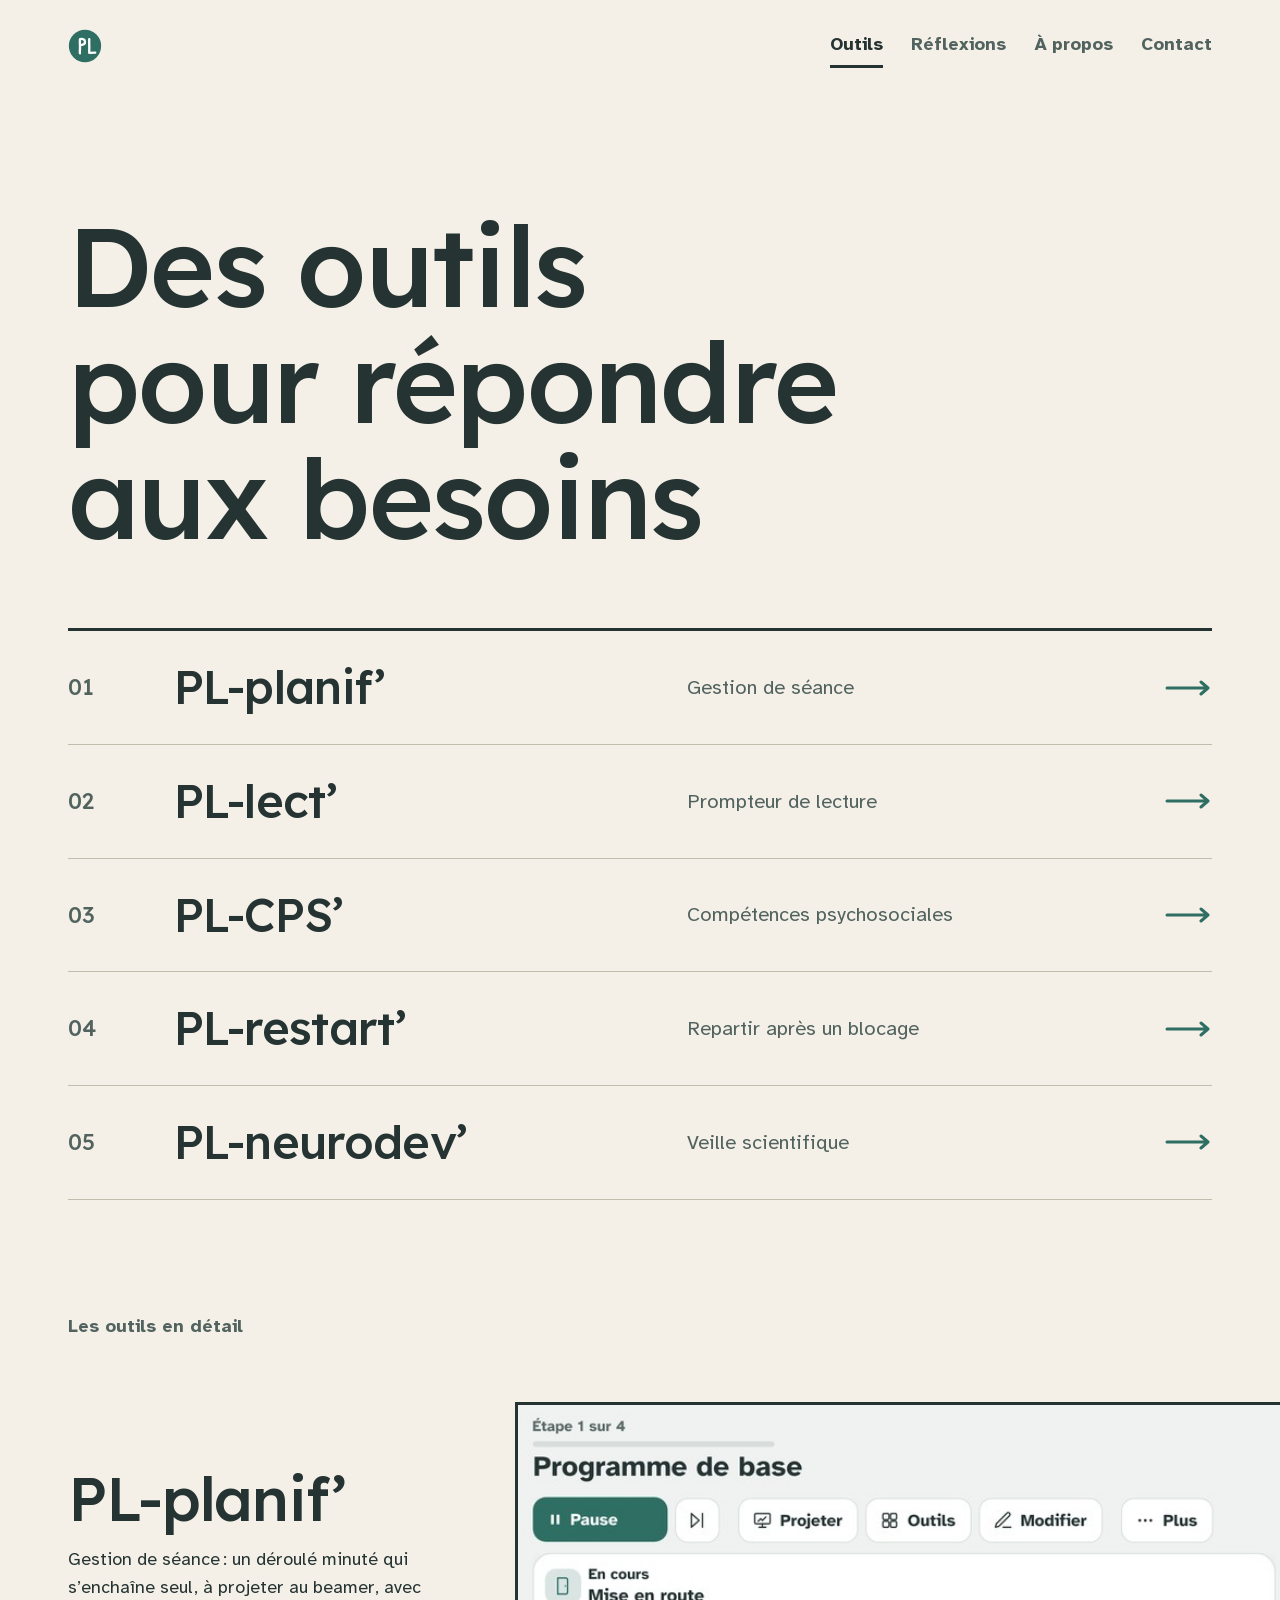
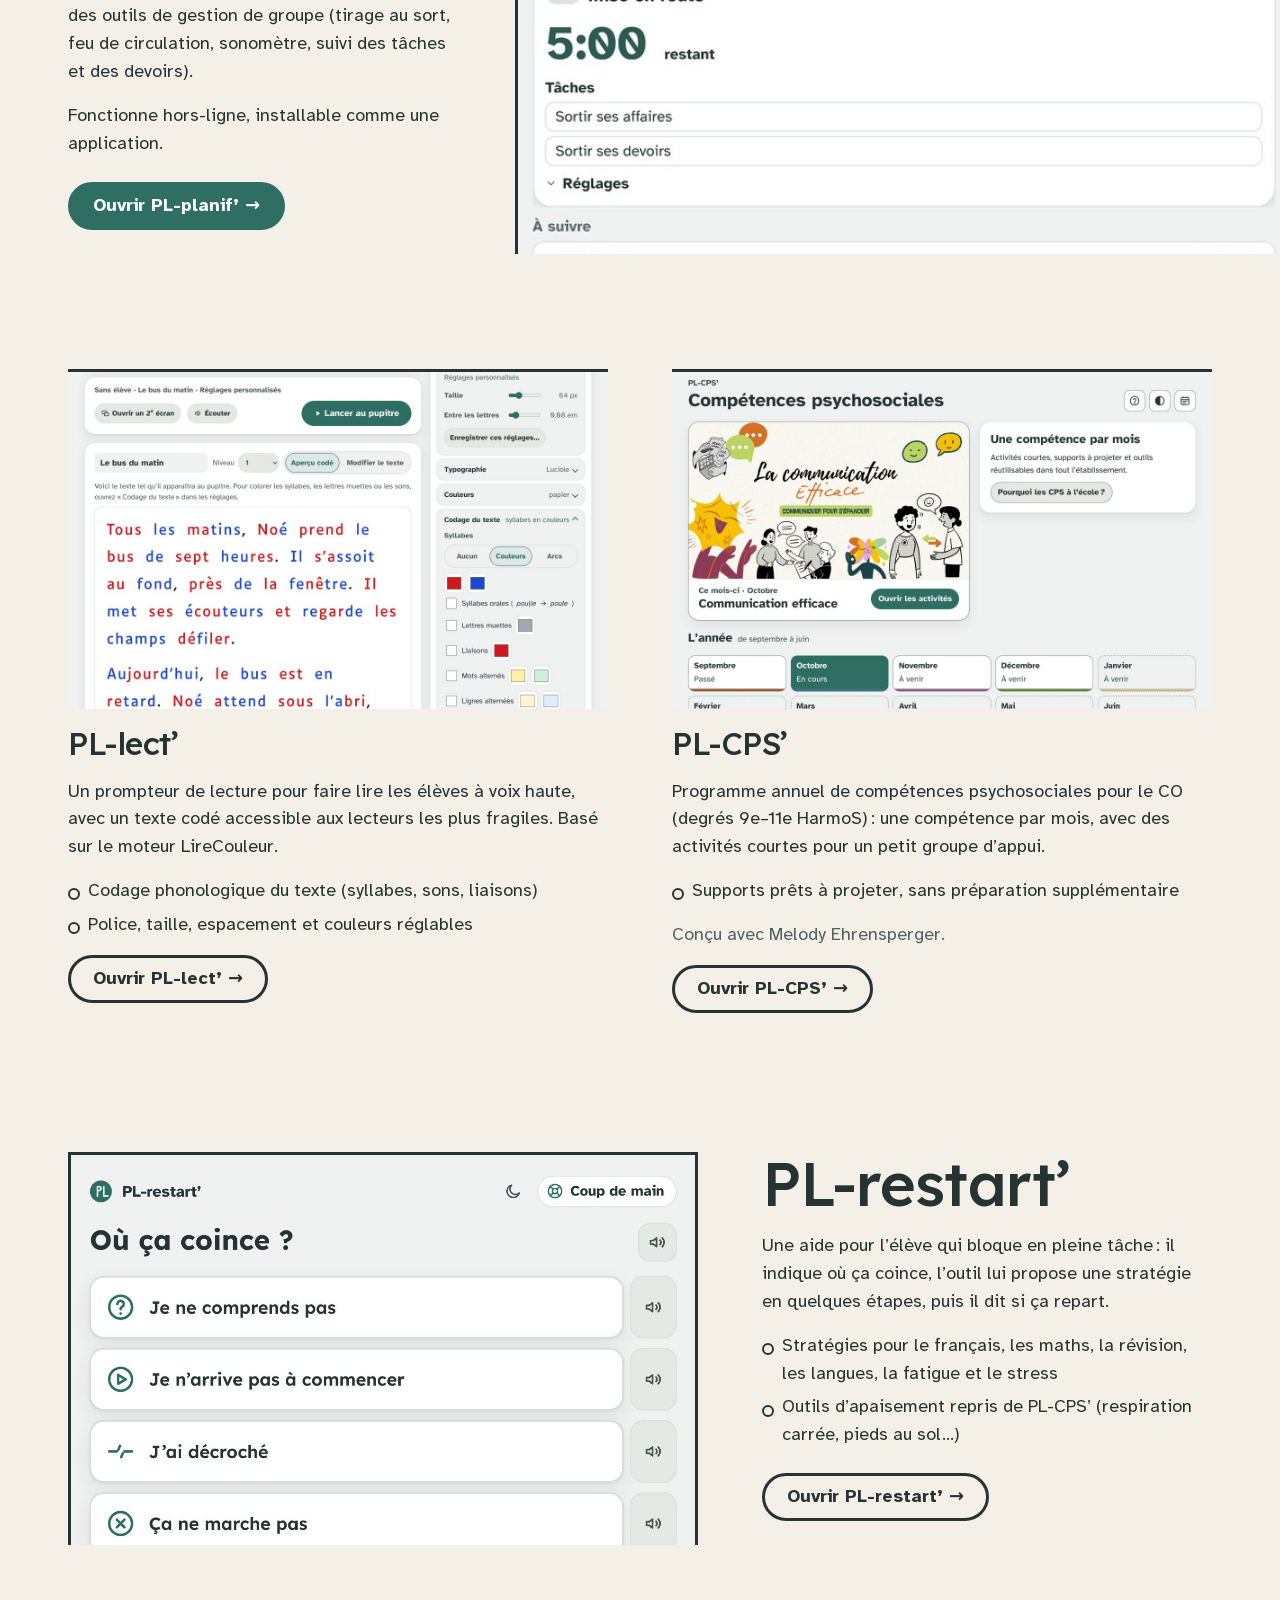
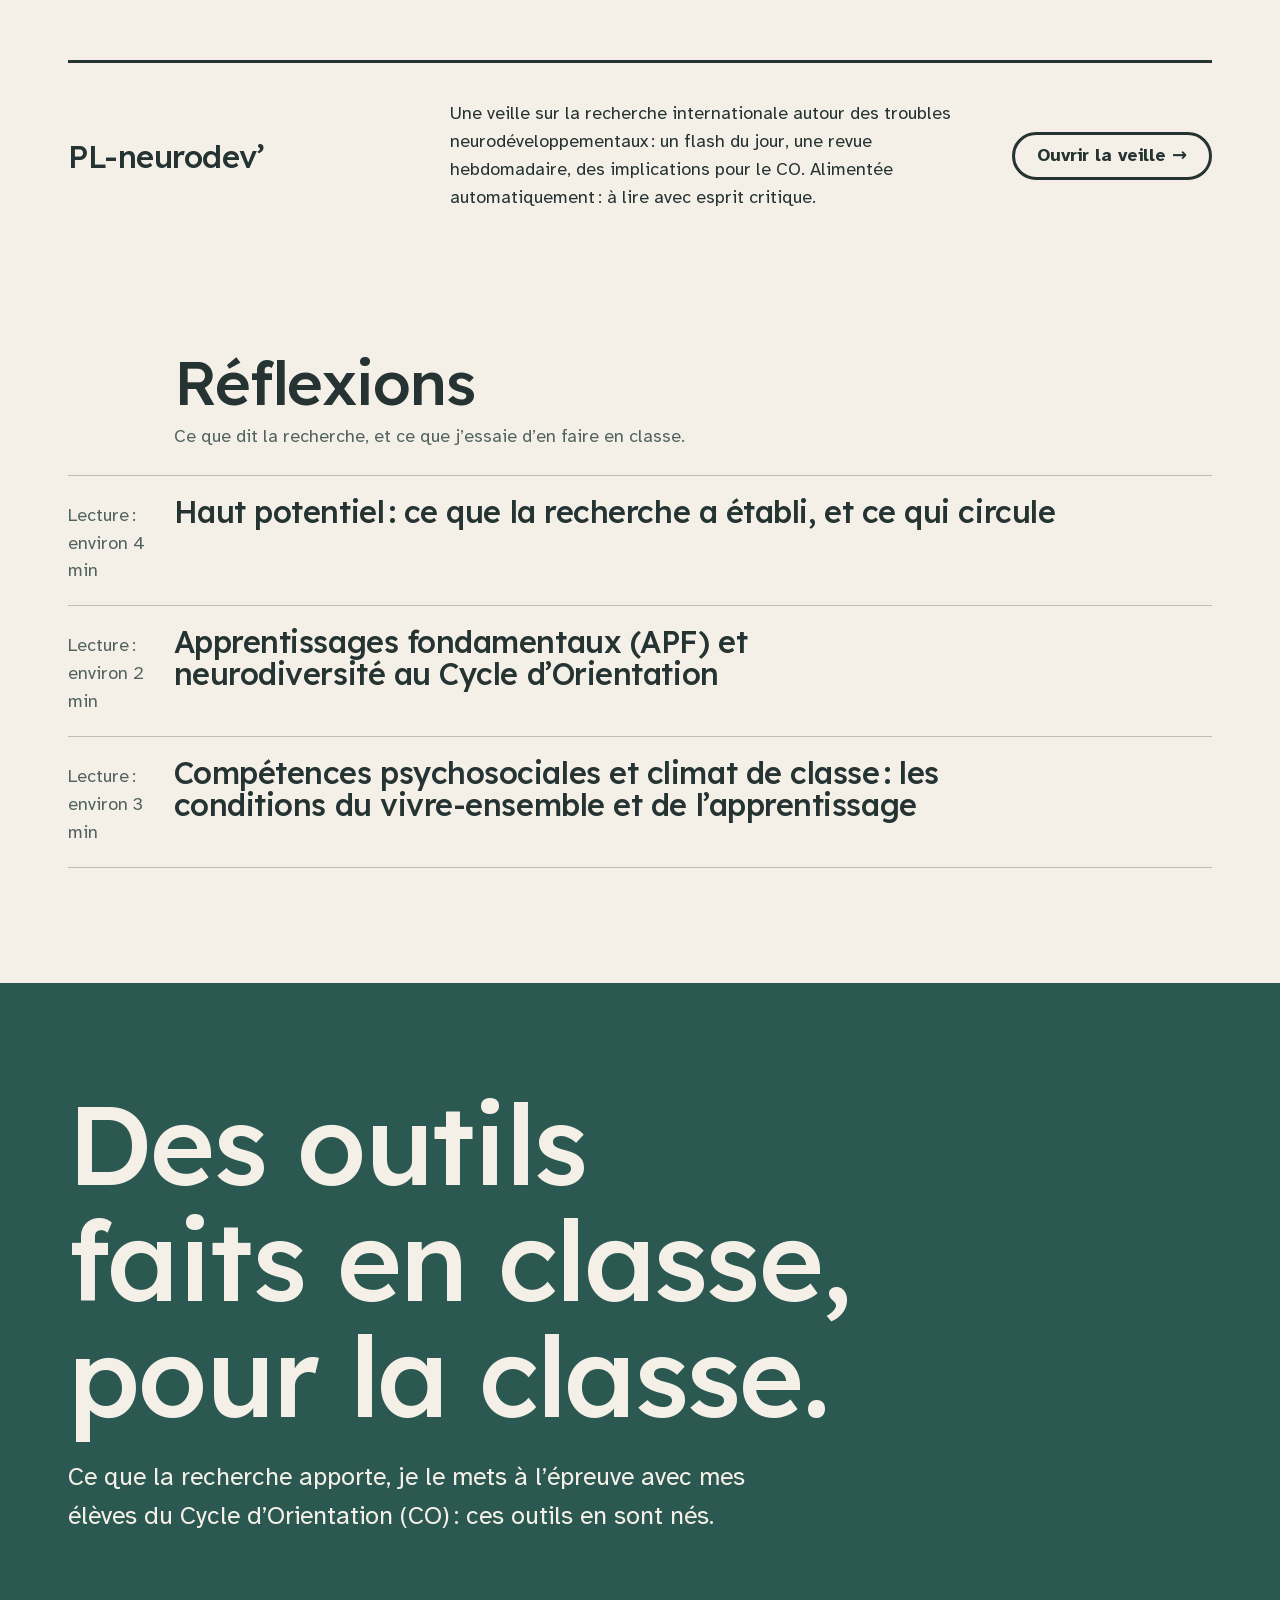
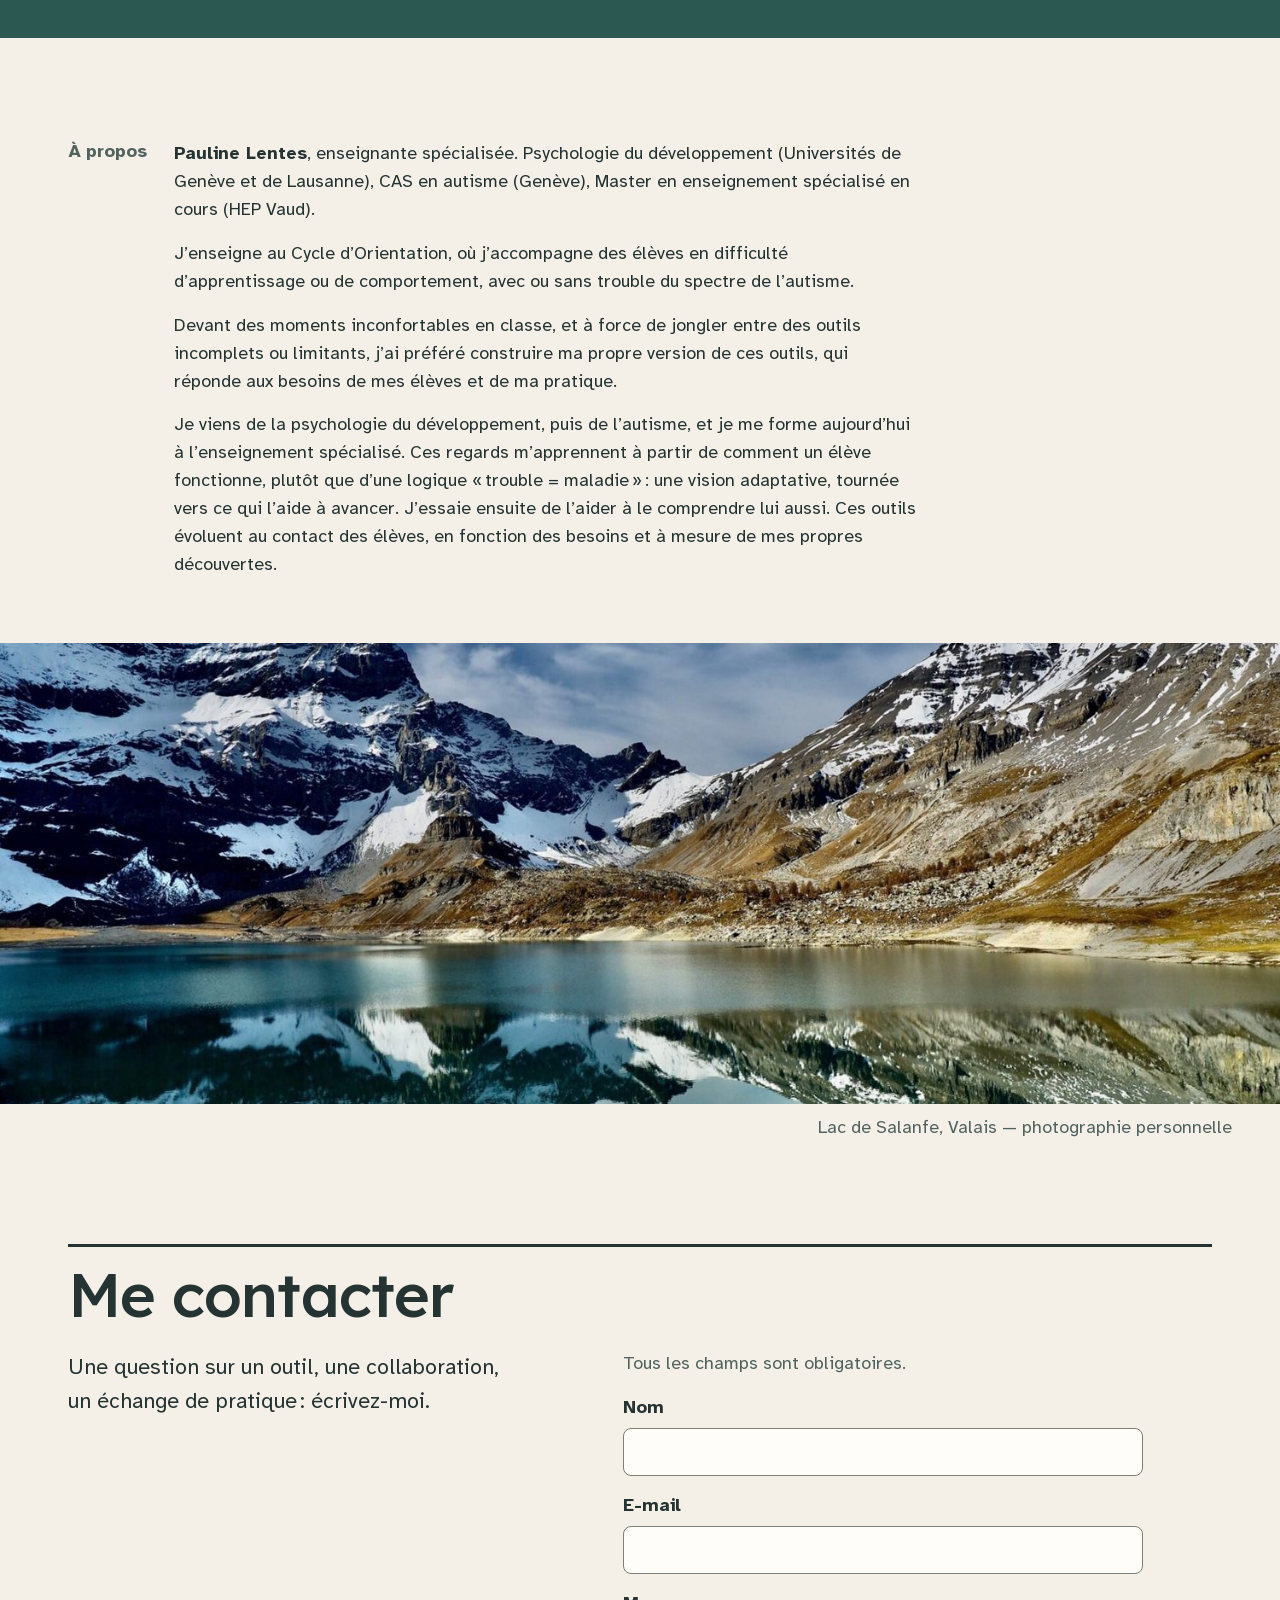
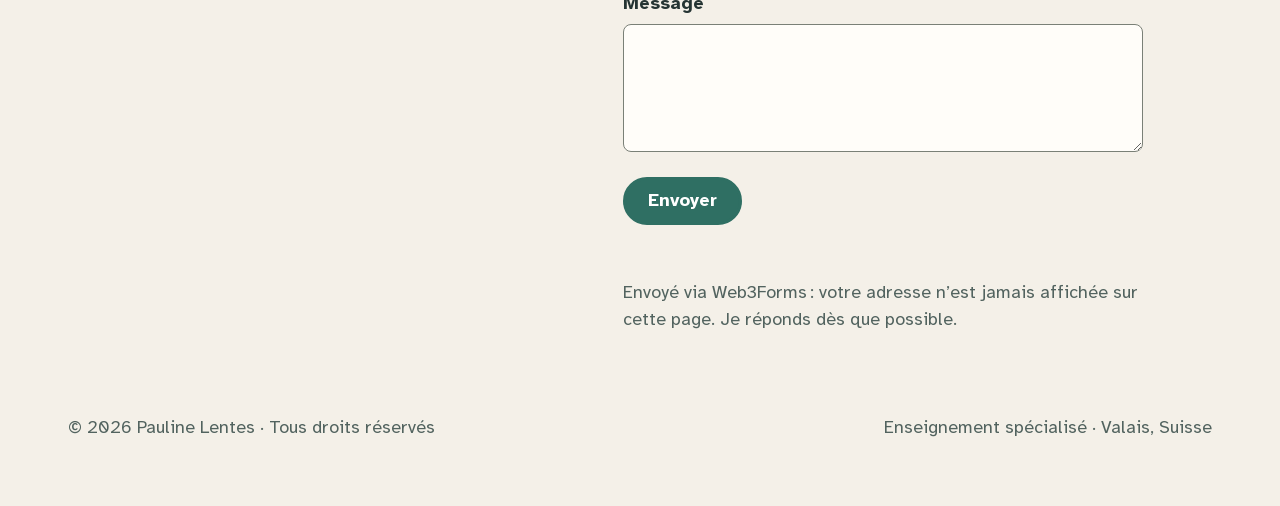
<file: index.html>
<!doctype html>
<html lang="fr">
<head>
<meta charset="utf-8">
<meta name="viewport" content="width=device-width, initial-scale=1">
<meta name="description" content="Des outils pédagogiques gratuits, faits en classe pour la classe au Cycle d’Orientation : PL-planif’, PL-lect’, PL-CPS’, PL-restart’ et la veille PL-neurodev’. Par Pauline Lentes, enseignante spécialisée en Valais.">
<title>PL · Des outils faits en classe, pour la classe</title>
<link rel="canonical" href="https://7nel.github.io/PL/">
<meta property="og:type" content="website">
<meta property="og:locale" content="fr_CH">
<meta property="og:site_name" content="PL">
<meta property="og:title" content="PL · Des outils faits en classe, pour la classe">
<meta property="og:description" content="Des outils pédagogiques gratuits pour le Cycle d’Orientation : PL-planif’, PL-lect’, PL-CPS’, PL-restart’ et PL-neurodev’.">
<meta property="og:url" content="https://7nel.github.io/PL/">
<meta property="og:image" content="https://7nel.github.io/PL/img/pl-planif.jpg">
<meta property="og:image:alt" content="PL-planif’ pendant une séance : minuteur, tâches et étapes suivantes.">
<meta name="twitter:card" content="summary_large_image">
<meta name="theme-color" content="#f4f0e8" media="(prefers-color-scheme: light)">
<meta name="theme-color" content="#1e2220" media="(prefers-color-scheme: dark)">
<meta name="apple-mobile-web-app-title" content="PL">
<link rel="manifest" href="manifest.json">
<link rel="apple-touch-icon" href="icon-180.png">
<link rel="icon" type="image/png" sizes="512x512" href="icon-512.png">
<link rel="icon" type="image/png" sizes="32x32" href="icon-32.png">
<link rel="icon" type="image/svg+xml" href="data:image/svg+xml,%3Csvg xmlns='http://www.w3.org/2000/svg' viewBox='0 0 160 160'%3E%3Ccircle cx='80' cy='80' r='76' fill='%232F6F63'/%3E%3Cg fill='none' stroke='%23FFFFFF' stroke-width='11' stroke-linecap='round' stroke-linejoin='round'%3E%3Cpath d='M56,114 C55,100 58,86 56,70 C55,58 57,50 56,48 C64,46 78,45 80,58 C82,70 70,76 56,76'/%3E%3Cpath d='M100,48 C99,64 101,86 100,100 C99,108 101,112 100,112 L128,111'/%3E%3C/g%3E%3C/svg%3E">
<link rel="preload" href="fonts/atkinson-400-normal.woff2" as="font" type="font/woff2" crossorigin>
<link rel="preload" href="fonts/atkinson-700-normal.woff2" as="font" type="font/woff2" crossorigin>
<link rel="preload" href="fonts/lexend.woff2" as="font" type="font/woff2" crossorigin>
<link rel="stylesheet" href="style.css">
</head>
<body>
<a class="skip" href="#main">Aller au contenu</a>
<header class="top"><div class="wrap">
  <a class="id" href="#main" aria-label="PL, haut de la page"><svg viewBox="0 0 160 160" aria-hidden="true"><circle cx="80" cy="80" r="76" fill="var(--accent)"/><g fill="none" stroke="var(--accent-ink)" stroke-width="11" stroke-linecap="round" stroke-linejoin="round"><path d="M56,114 C55,100 58,86 56,70 C55,58 57,50 56,48 C64,46 78,45 80,58 C82,70 70,76 56,76"/><path d="M100,48 C99,64 101,86 100,100 C99,108 101,112 100,112 L128,111"/></g></svg></a>
  <nav aria-label="Navigation principale"><a href="#outils" aria-current="page">Outils</a><a href="reflexions.html">Réflexions</a><a href="#apropos">À propos</a><a href="#contact">Contact</a></nav>
</div></header>

<main id="main" class="accueil">
  <section class="open wrap">
    <h1 class="voix t-display">Des outils pour répondre aux besoins</h1>
  </section>

  <section class="sommaire wrap" id="outils" aria-label="Accès direct aux outils">
    <hr class="rule">
    <ol>
      <li><a class="row" href="https://7nel.github.io/PL-planif/"><span class="num n">01</span><span class="voix nm">PL-planif’</span><span class="what">Gestion de séance</span><svg viewBox="0 0 48 16" aria-hidden="true"><path d="M3 8H44M37 2l7 6-7 6" fill="none" stroke="currentColor" stroke-width="3" stroke-linecap="round" stroke-linejoin="round"/></svg></a></li>
      <li><a class="row" href="https://7nel.github.io/PL-lect/"><span class="num n">02</span><span class="voix nm">PL-lect’</span><span class="what">Prompteur de lecture</span><svg viewBox="0 0 48 16" aria-hidden="true"><path d="M3 8H44M37 2l7 6-7 6" fill="none" stroke="currentColor" stroke-width="3" stroke-linecap="round" stroke-linejoin="round"/></svg></a></li>
      <li><a class="row" href="https://7nel.github.io/PL-CPS/"><span class="num n">03</span><span class="voix nm">PL-CPS’</span><span class="what">Compétences psychosociales</span><svg viewBox="0 0 48 16" aria-hidden="true"><path d="M3 8H44M37 2l7 6-7 6" fill="none" stroke="currentColor" stroke-width="3" stroke-linecap="round" stroke-linejoin="round"/></svg></a></li>
      <li><a class="row" href="https://7nel.github.io/PL-restart/"><span class="num n">04</span><span class="voix nm">PL-restart’</span><span class="what">Repartir après un blocage</span><svg viewBox="0 0 48 16" aria-hidden="true"><path d="M3 8H44M37 2l7 6-7 6" fill="none" stroke="currentColor" stroke-width="3" stroke-linecap="round" stroke-linejoin="round"/></svg></a></li>
      <li><a class="row" href="https://7nel.github.io/PL-neurodev/"><span class="num n">05</span><span class="voix nm">PL-neurodev’</span><span class="what">Veille scientifique</span><svg viewBox="0 0 48 16" aria-hidden="true"><path d="M3 8H44M37 2l7 6-7 6" fill="none" stroke="currentColor" stroke-width="3" stroke-linecap="round" stroke-linejoin="round"/></svg></a></li>
    </ol>
  </section>

  <section class="details" aria-labelledby="d1">
    <div class="wrap"><h2 id="d1" class="kicker">Les outils en détail</h2></div>

    <article class="detail" aria-labelledby="t-planif">
      <div class="txt">
        <h3 id="t-planif" class="voix t-title">PL-planif’</h3>
        <p>Gestion de séance&#8239;: un déroulé minuté qui s’enchaîne seul, à projeter au beamer, avec des outils de gestion de groupe (tirage au sort, feu de circulation, sonomètre, suivi des tâches et des devoirs).</p><p>Fonctionne hors-ligne, installable comme une application.</p>
        <a class="btn pri" href="https://7nel.github.io/PL-planif/">Ouvrir PL-planif’ →</a>
      </div>
      <figure><img src="img/pl-planif.jpg" width="700" height="430" loading="lazy" alt="PL-planif’ pendant une séance : minuteur, tâches et étapes suivantes."></figure>
    </article>

    <div class="wrap pair">
      <article aria-labelledby="t-lect">
        <figure><img src="img/pl-lect.jpg" width="1200" height="750" loading="lazy" alt="PL-lect’ : préparation d’une lecture avec texte codé."></figure>
        <h3 id="t-lect" class="voix t-head">PL-lect’</h3>
        <p>Un prompteur de lecture pour faire lire les élèves à voix haute, avec un texte codé accessible aux lecteurs les plus fragiles. Basé sur le moteur LireCouleur.</p><ul class="feat"><li>Codage phonologique du texte (syllabes, sons, liaisons)</li><li>Police, taille, espacement et couleurs réglables</li></ul>
        <a class="btn" href="https://7nel.github.io/PL-lect/">Ouvrir PL-lect’ →</a>
      </article>
      <article aria-labelledby="t-cps">
        <figure><img src="img/pl-cps.jpg" width="1200" height="750" loading="lazy" alt="PL-CPS’ : la compétence du mois et ses activités."></figure>
        <h3 id="t-cps" class="voix t-head">PL-CPS’</h3>
        <p>Programme annuel de compétences psychosociales pour le CO (degrés 9e–11e HarmoS)&#8239;: une compétence par mois, avec des activités courtes pour un petit groupe d’appui.</p><ul class="feat"><li>Supports prêts à projeter, sans préparation supplémentaire</li></ul><p class="credit">Conçu avec Melody Ehrensperger.</p>
        <a class="btn" href="https://7nel.github.io/PL-CPS/">Ouvrir PL-CPS’ →</a>
      </article>
    </div>

    <article class="detail rev" aria-labelledby="t-restart">
      <figure><img src="img/pl-restart.jpg" width="1200" height="750" loading="lazy" alt="PL-restart’ : écran de stratégie en trois étapes."></figure>
      <div class="txt">
        <h3 id="t-restart" class="voix t-title">PL-restart’</h3>
        <p>Une aide pour l’élève qui bloque en pleine tâche&#8239;: il indique où ça coince, l’outil lui propose une stratégie en quelques étapes, puis il dit si ça repart.</p><ul class="feat"><li>Stratégies pour le français, les maths, la révision, les langues, la fatigue et le stress</li><li>Outils d’apaisement repris de PL-CPS’ (respiration carrée, pieds au sol…)</li></ul>
        <a class="btn" href="https://7nel.github.io/PL-restart/">Ouvrir PL-restart’ →</a>
      </div>
    </article>

    <article class="wrap quiet" aria-labelledby="t-neuro">
      <h3 id="t-neuro" class="voix t-head">PL-neurodev’</h3>
      <p>Une veille sur la recherche internationale autour des troubles neurodéveloppementaux&#8239;: un flash du jour, une revue hebdomadaire, des implications pour le CO. Alimentée automatiquement&#8239;: à lire avec esprit critique.</p>
      <a class="btn" href="https://7nel.github.io/PL-neurodev/">Ouvrir la veille →</a>
    </article>
  </section>

  <section class="refl wrap" id="apercu-reflexions" aria-labelledby="r1">
    <div class="hd"><span></span><div><h2 id="r1" class="voix t-title">Réflexions</h2><p>Ce que dit la recherche, et ce que j’essaie d’en faire en classe.</p></div></div>
    <ul>
      <li><a href="reflexions.html#haut-potentiel"><span class="min">Lecture&#8239;: environ 4 min</span><span class="voix tt">Haut potentiel&#8239;: ce que la recherche a établi, et ce qui circule</span></a></li>
      <li><a href="reflexions.html#apf-neurodiversite"><span class="min">Lecture&#8239;: environ 2 min</span><span class="voix tt">Apprentissages fondamentaux (APF) et neurodiversité au Cycle d’Orientation</span></a></li>
      <li><a href="reflexions.html#cps-climat-de-classe"><span class="min">Lecture&#8239;: environ 3 min</span><span class="voix tt">Compétences psychosociales et climat de classe&#8239;: les conditions du vivre-ensemble et de l’apprentissage</span></a></li>
    </ul>
  </section>

  <section class="band" aria-labelledby="pont-titre"><div class="wrap">
    <h2 id="pont-titre" class="voix t-display">Des outils faits en classe, pour la classe.</h2>
    <p>Ce que la recherche apporte, je le mets à l’épreuve avec mes élèves du Cycle d’Orientation (CO)&#8239;: ces outils en sont nés.</p>
  </div></section>

  <section class="wrap about" id="apropos" aria-labelledby="ap">
    <h2 id="ap" class="kicker">À propos</h2>
    <div class="t">
      <p><strong>Pauline Lentes</strong>, enseignante spécialisée. Psychologie du développement (Universités de Genève et de Lausanne), CAS en autisme (Genève), Master en enseignement spécialisé en cours (HEP Vaud).</p>
      <p>J’enseigne au Cycle d’Orientation, où j’accompagne des élèves en difficulté d’apprentissage ou de comportement, avec ou sans trouble du spectre de l’autisme.</p>
      <p>Devant des moments inconfortables en classe, et à force de jongler entre des outils incomplets ou limitants, j’ai préféré construire ma propre version de ces outils, qui réponde aux besoins de mes élèves et de ma pratique.</p>
      <p>Je viens de la psychologie du développement, puis de l’autisme, et je me forme aujourd’hui à l’enseignement spécialisé. Ces regards m’apprennent à partir de comment un élève fonctionne, plutôt que d’une logique «&#8239;trouble = maladie&#8239;»&#8239;: une vision adaptative, tournée vers ce qui l’aide à avancer. J’essaie ensuite de l’aider à le comprendre lui aussi. Ces outils évoluent au contact des élèves, en fonction des besoins et à mesure de mes propres découvertes.</p>
    </div>
  </section>
  <figure class="photo"><img src="img/lac-valais-1000.jpg" srcset="img/lac-valais-1000.jpg 1000w, img/lac-valais-1500.jpg 1500w, img/lac-valais.jpg 2000w" sizes="100vw" width="2000" height="1500" loading="lazy" alt="Reflet des montagnes dans le lac de Salanfe, en Valais"><figcaption>Lac de Salanfe, Valais — photographie personnelle</figcaption></figure>

  <section class="wrap contact" id="contact" aria-labelledby="ct">
    <h2 id="ct" class="voix t-title">Me contacter</h2>
    <div class="cf">
      <p class="intro">Une question sur un outil, une collaboration, un échange de pratique&#8239;: écrivez-moi.</p>
      <form id="contactForm">
        <p class="form-note">Tous les champs sont obligatoires.</p>
        <div class="hp" aria-hidden="true"><input type="text" name="botcheck" tabindex="-1" autocomplete="off"></div>
        <div><label for="name">Nom</label><input class="field" id="name" name="name" type="text" required autocomplete="name"></div>
        <div><label for="email">E-mail</label><input class="field" id="email" name="email" type="email" required autocomplete="email"></div>
        <div><label for="message">Message</label><textarea class="field" id="message" name="message" required></textarea></div>
        <button type="submit" class="btn pri">Envoyer</button>
        <p id="formStatus" role="status" aria-live="polite" tabindex="-1"></p>
        <p class="form-note">Envoyé via Web3Forms&#8239;: votre adresse n’est jamais affichée sur cette page. Je réponds dès que possible.</p>
        <noscript><p class="form-note">L’envoi demande JavaScript. Activez-le pour utiliser ce formulaire.</p></noscript>
      </form>
    </div>
  </section>
</main>
<footer class="wrap foot"><span>© <span id="year">2026</span> Pauline Lentes · Tous droits réservés</span><span>Enseignement spécialisé · Valais, Suisse</span></footer>
<script>
(function () {
  document.getElementById('year').textContent = new Date().getFullYear();

  // Les réflexions ont déménagé sur reflexions.html : on y renvoie les anciens liens.
  var moved = ['#reflexions', '#haut-potentiel', '#apf-neurodiversite', '#cps-climat-de-classe'];
  if (moved.indexOf(location.hash) !== -1) {
    location.replace('reflexions.html' + (location.hash === '#reflexions' ? '' : location.hash));
    return;
  }

  var form = document.getElementById('contactForm');
  var formStatus = document.getElementById('formStatus');
  var nameInput = document.getElementById('name');
  var emailInput = document.getElementById('email');
  var messageInput = document.getElementById('message');
  var sendLabel = 'Envoyer';
  var failText = 'Le message n’a pas pu être envoyé. Il est toujours dans le formulaire\u202f: vérifiez votre connexion puis cliquez à nouveau sur «\u202fEnvoyer\u202f».';
  function done(ok, text) {
    var b = form.querySelector('button[type="submit"]');
    b.disabled = false;
    b.textContent = sendLabel;
    formStatus.setAttribute('data-state', ok ? 'ok' : 'err');
    formStatus.textContent = text;
    if (!ok) formStatus.focus();
  }
  form.addEventListener('submit', function (e) {
    e.preventDefault();
    if (form.botcheck.value) return; // honeypot
    var btn = form.querySelector('button[type="submit"]');
    btn.disabled = true;
    btn.textContent = 'Envoi en cours…';
    formStatus.removeAttribute('data-state');
    formStatus.textContent = 'Envoi en cours…';

    var payload = {
      access_key: 'b49901c7-a3c1-4c43-a704-43ea94ed2b48',
      subject: 'Nouveau message depuis le site PL',
      from_name: nameInput.value,
      name: nameInput.value,
      email: emailInput.value,
      message: messageInput.value
    };

    fetch('https://api.web3forms.com/submit', {
      method: 'POST',
      headers: { 'Content-Type': 'application/json', 'Accept': 'application/json' },
      body: JSON.stringify(payload)
    })
      .then(function (r) { return r.json(); })
      .then(function (data) {
        if (data.success) {
          done(true, 'Message envoyé, merci\u202f!');
          form.reset();
        } else {
          done(false, failText);
        }
      })
      .catch(function () { done(false, failText); });
  });
})();
</script>

</body>
</html>
</file>
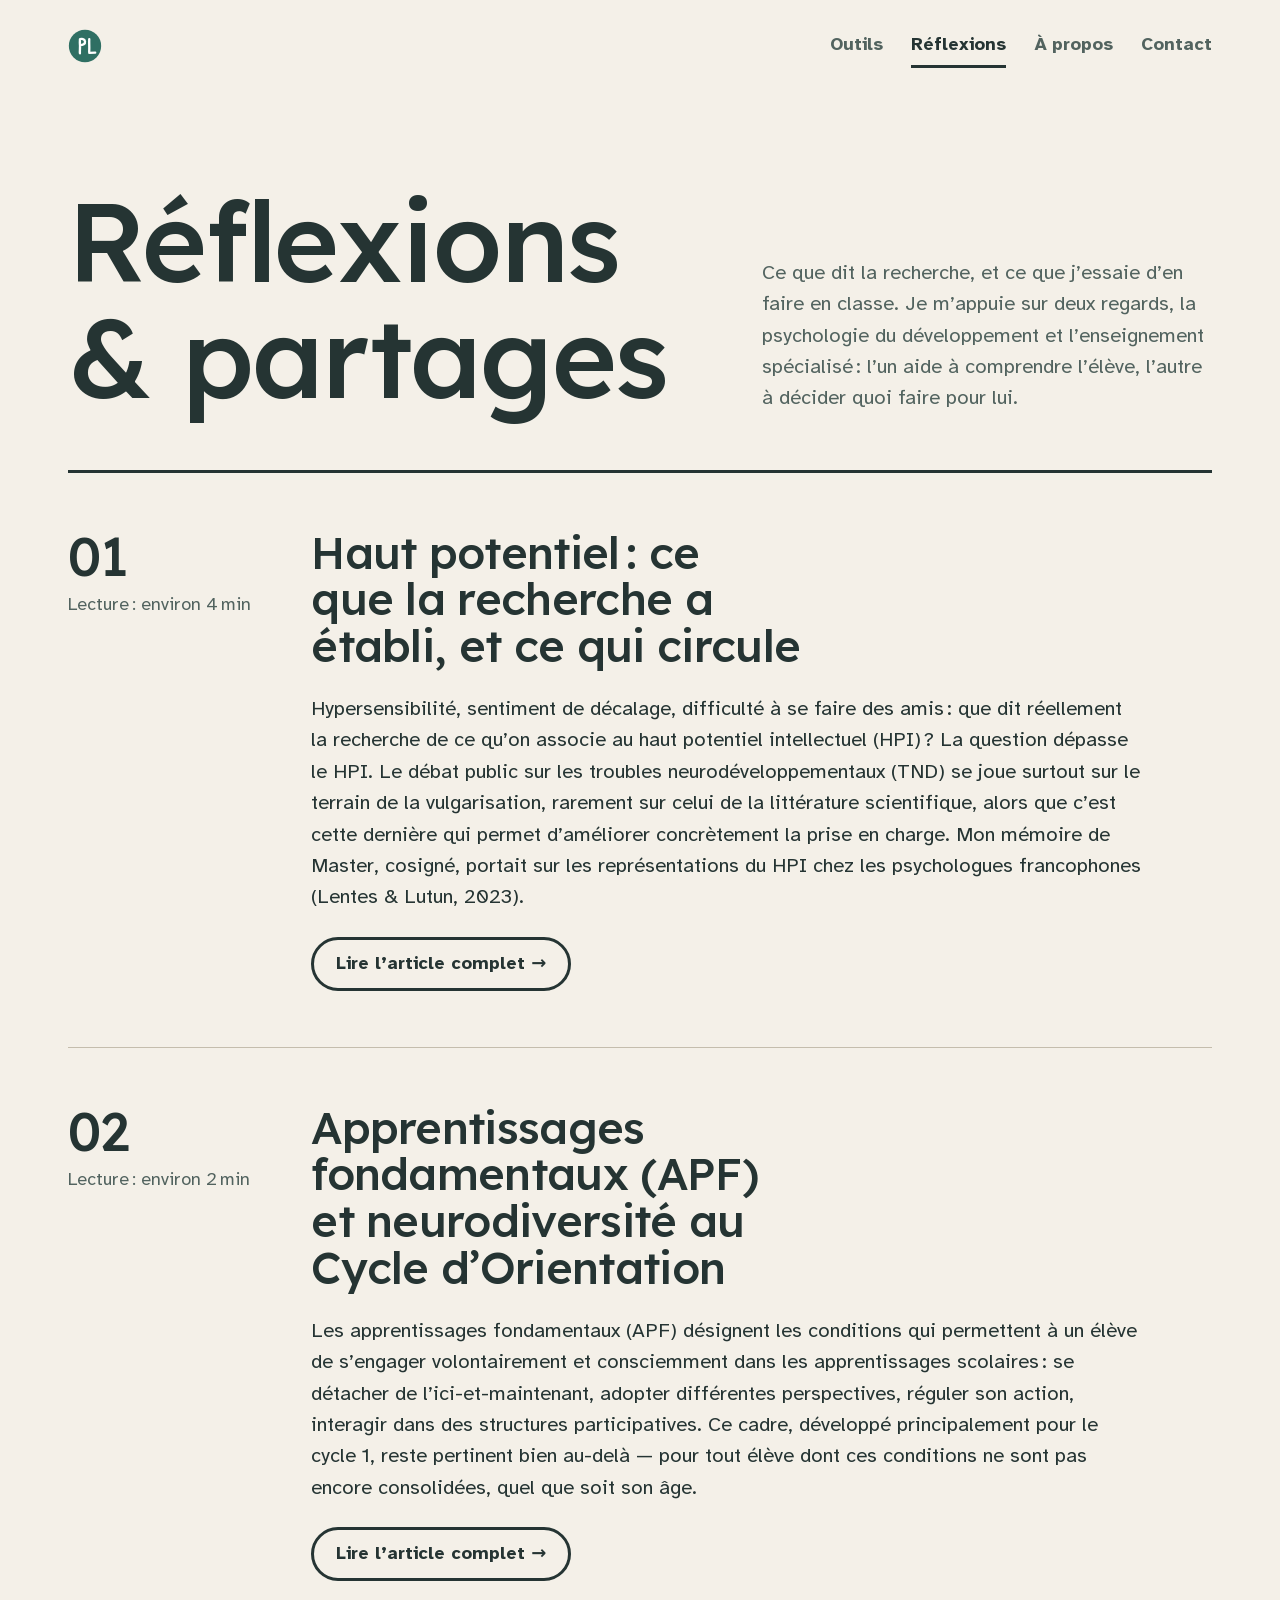
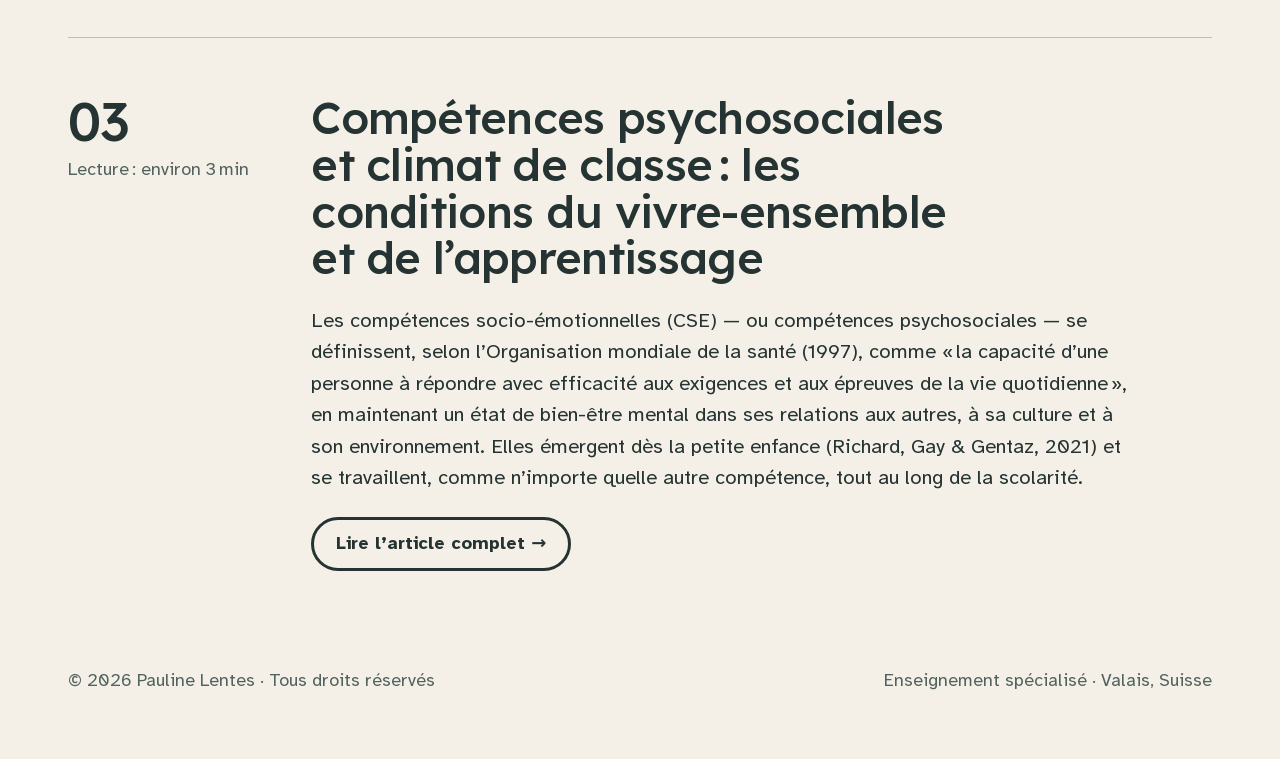
<file: reflexions.html>
<!doctype html>
<html lang="fr">
<head>
<meta charset="utf-8">
<meta name="viewport" content="width=device-width, initial-scale=1">
<meta name="description" content="Ce que dit la recherche (haut potentiel, apprentissages fondamentaux, compétences psychosociales) et ce que j’en retiens pour la classe au Cycle d’Orientation.">
<title>Réflexions · PL</title>
<link rel="canonical" href="https://7nel.github.io/PL/reflexions.html">
<meta name="theme-color" content="#f4f0e8" media="(prefers-color-scheme: light)">
<meta name="theme-color" content="#1e2220" media="(prefers-color-scheme: dark)">
<meta name="apple-mobile-web-app-title" content="PL">
<link rel="manifest" href="manifest.json">
<link rel="apple-touch-icon" href="icon-180.png">
<link rel="icon" type="image/png" sizes="512x512" href="icon-512.png">
<link rel="icon" type="image/png" sizes="32x32" href="icon-32.png">
<link rel="icon" type="image/svg+xml" href="data:image/svg+xml,%3Csvg xmlns='http://www.w3.org/2000/svg' viewBox='0 0 160 160'%3E%3Ccircle cx='80' cy='80' r='76' fill='%232F6F63'/%3E%3Cg fill='none' stroke='%23FFFFFF' stroke-width='11' stroke-linecap='round' stroke-linejoin='round'%3E%3Cpath d='M56,114 C55,100 58,86 56,70 C55,58 57,50 56,48 C64,46 78,45 80,58 C82,70 70,76 56,76'/%3E%3Cpath d='M100,48 C99,64 101,86 100,100 C99,108 101,112 100,112 L128,111'/%3E%3C/g%3E%3C/svg%3E">
<link rel="preload" href="fonts/atkinson-400-normal.woff2" as="font" type="font/woff2" crossorigin>
<link rel="preload" href="fonts/atkinson-700-normal.woff2" as="font" type="font/woff2" crossorigin>
<link rel="preload" href="fonts/lexend.woff2" as="font" type="font/woff2" crossorigin>
<link rel="stylesheet" href="style.css">
</head>
<body>


<a class="skip" href="#main">Aller au contenu</a>

<header class="top"><div class="wrap">
  <a class="id" href="./" aria-label="PL, retour à l’accueil"><svg viewBox="0 0 160 160" aria-hidden="true"><circle cx="80" cy="80" r="76" fill="var(--accent)"/><g fill="none" stroke="var(--accent-ink)" stroke-width="11" stroke-linecap="round" stroke-linejoin="round"><path d="M56,114 C55,100 58,86 56,70 C55,58 57,50 56,48 C64,46 78,45 80,58 C82,70 70,76 56,76"/><path d="M100,48 C99,64 101,86 100,100 C99,108 101,112 100,112 L128,111"/></g></svg></a>
  <nav aria-label="Navigation principale"><a href="./#outils">Outils</a><a href="reflexions.html" aria-current="page">Réflexions</a><a href="./#apropos">À propos</a><a href="./#contact">Contact</a></nav>
</div></header>

<main class="wrap reflexions" id="main">
  <section class="open">
    <h1 class="voix t-display">Réflexions &amp; partages</h1>
    <p>Ce que dit la recherche, et ce que j’essaie d’en faire en classe. Je m’appuie sur deux regards, la psychologie du développement et l’enseignement spécialisé&#8239;: l’un aide à comprendre l’élève, l’autre à décider quoi faire pour lui.</p>
  </section>
  <article class="art" id="haut-potentiel"><div class="marge"><span class="num">01</span><span>Lecture : environ 4 min</span></div><div>
          <h2 class="voix">Haut potentiel&#8239;: ce que la recherche a établi, et ce qui circule</h2>
          <p>Hypersensibilité, sentiment de décalage, difficulté à se faire des amis&#8239;: que dit réellement la recherche de ce qu’on associe au haut potentiel intellectuel (HPI)&#8239;? La question dépasse le HPI. Le débat public sur les troubles neurodéveloppementaux (TND) se joue surtout sur le terrain de la vulgarisation, rarement sur celui de la littérature scientifique, alors que c’est cette dernière qui permet d’améliorer concrètement la prise en charge. Mon mémoire de Master, cosigné, portait sur les représentations du HPI chez les psychologues francophones (Lentes &amp; Lutun, 2023).</p>
          <details class="reflection-more"><summary><span class="more-label">Lire l’article complet<span class="sr-only"> sur le haut potentiel</span> &rarr;</span><span class="less-label">Réduire &uarr;</span></summary>
          <h3>Ce que mesure la littérature</h3>
          <p>Dans la littérature scientifique, le profil HPI repose sur des critères relativement stables et mesurables&#8239;: un QI égal ou supérieur à 130, une rapidité d’apprentissage, une grande curiosité intellectuelle. Le reste — l’hypersensibilité, la difficulté à se faire des amis, le sentiment de décalage permanent — n’a jamais été démontré de façon robuste et reproductible comme spécifique au HPI (Clobert &amp; Gauvrit, 2021). Pourtant, c’est cette seconde liste, diffusée par des sites grand public et des tests qualitatifs en ligne, qui structure très largement les représentations populaires. Le mécanisme qui l’explique est connu depuis longtemps en psychologie&#8239;: l’effet Barnum, soit la tendance à se reconnaître dans une description vague et flatteuse, indépendamment de sa pertinence réelle (Forer, 1949). Le même terreau alimente les débats en ligne sur l’autisme, le TDAH ou les troubles dys — des check-lists qui invitent à l’auto-identification, davantage qu’à la compréhension du fonctionnement réel de la personne.</p>
          <p>Les professionnels formés ne sont pas complètement à l’abri de cette dérive. Dans notre étude, face à des cas cliniques ambigus, une partie des psychologues interrogés mobilisent des critères non validés scientifiquement plutôt que les critères théoriques qu’ils défendent par ailleurs. Si le glissement touche des professionnels formés, il touche a fortiori le grand public — et ce glissement a un coût&#8239;: du temps, de l’attention et des ressources dépensés à débattre de traits de personnalité anecdotiques, plutôt qu’à mettre en œuvre ce que la recherche a déjà établi comme efficace pour accompagner les profils neurodivergents (guidage explicite, outils de médiation, dispositifs adaptés à la zone proximale de développement de chacun).</p>
          <h3>Ce que disent les études</h3>
          <p>Cela ne nie pas l’existence de tableaux cliniques complexes, avec de réelles difficultés associées — ils existent et nécessitent un accompagnement spécifique. Ce qui est nié, en revanche, c’est que ces tableaux représentent la majorité des situations. Sur plusieurs dimensions étudiées dans la littérature, les personnes HPI ne se distinguent pas défavorablement de la population générale&#8239;: pas plus de difficultés relationnelles avec leurs pairs (Peters &amp; Bain, 2011), pas de perfectionnisme plus marqué (Stricker et al., cités dans Clobert &amp; Gauvrit, 2021), et une sociabilité plutôt meilleure, sans que cela leur soit délétère (Boisselier, 2021). Là où une différence existe — l’hyperstimulabilité émotionnelle, par exemple — sa taille d’effet reste faible (Winkler &amp; Voight, 2016). Plus récemment, une méta-analyse portant sur 27 études sur l’anxiété et 15 sur la dépression n’a trouvé aucune différence significative entre personnes HPI et population générale sur ces deux dimensions (Duplenne et al., 2024). Dans la majorité des cas documentés, le HPI n’est donc pas un facteur de risque&#8239;: il peut même agir comme facteur de protection.</p>
          <h3>Un biais de sélection</h3>
          <p>Cette confusion tient en partie à un biais méthodologique classique&#8239;: les professionnels — et les recherches menées en contexte clinique — rencontrent presque exclusivement des personnes en difficulté, puisque ce sont elles qui consultent. Les personnes qui fonctionnent bien avec un HPI, ou plus largement avec un autre profil neurodivergent, n’ont aucune raison de se signaler nulle part&#8239;; elles restent invisibles dans les échantillons cliniques, un biais de sélection apparenté au paradoxe de Berkson (Berkson, 1946). Tirer des conclusions générales à partir de ce qu’on observe le plus souvent en clinique revient donc à ignorer structurellement une grande partie — probablement la majorité — des personnes concernées.</p>
          <h3>Sortir d’une vision pathologisante</h3>
          <p>C’est tout l’enjeu de cette réflexion&#8239;: sortir d’une vision pathologisante par défaut de la neurodiversité. Fonctionner avec un profil HPI, autiste, TDAH ou dys n’est pas en soi un problème à corriger — ces fonctionnements sont aussi une forme de richesse dont nos sociétés ont besoin (Singer, 1998&#8239;; Armstrong, 2010). La difficulté n’est jamais un attribut automatique du diagnostic&#8239;: elle naît de l’écart, parfois important, parfois inexistant, entre le fonctionnement d’une personne et un environnement qui n’est pas toujours pensé pour accueillir cette diversité. Rester ancrée dans ce que la science montre — plutôt que dans ce qui circule — est ce qui permet réellement d’améliorer les conditions des personnes concernées, bien au-delà de n’importe quel débat sur des critères de personnalité non validés.</p>
          <h3>De la recherche à l’élève</h3>
          <p>Savoir ce que montre la recherche ne dit pas encore ce qu’il faut changer pour un élève donné. C’est là que l’enseignement spécialisé prend le relais&#8239;: partir de ce qui est établi, puis chercher ce qui aide vraiment cet élève, dans cette classe.</p>
          <details class="refs"><summary>Références (10)</summary>
            <ul class="reflection-refs">
              <li>Lentes, P., &amp; Lutun, M. (2023). <em>Les représentations du haut potentiel intellectuel chez les psychologues</em> [Travail de mémoire, Master en psychologie]. Université de Lausanne.</li>
              <li>Clobert, N., &amp; Gauvrit, N. (2021). <em>Psychologie du haut potentiel&#8239;: Comprendre, identifier, accompagner</em>. De Boeck Supérieur.</li>
              <li>Forer, B. (1949). The fallacy of personal validation. <em>Journal of Abnormal and Social Psychology, 44</em>(1), 118–123.</li>
              <li>Peters, P. M., &amp; Bain, S. K. (2011). Bullying and victimization rates among gifted and high-achieving students. <em>Journal for the Education of the Gifted, 34</em>(4), 624–643.</li>
              <li>Boisselier, N. (2021). La sociabilité et l’attrait pour la solitude des adultes à haut potentiel intellectuel. <em>Psychologie Française, 66</em>(4), 377–392.</li>
              <li>Winkler, D., &amp; Voight, A. (2016). Giftedness and overexcitability: Investigating the relationship using meta-analysis. <em>Gifted Child Quarterly, 60</em>(4), 243–257.</li>
              <li>Duplenne, L., Bourdin, B., Fernandez, D. N., Blondelle, G., &amp; Aubry, A. (2024). Anxiety and depression in gifted individuals: A systematic and meta-analytic review. <em>Gifted Child Quarterly, 68</em>(1), 65–83.</li>
              <li>Berkson, J. (1946). Limitations of the application of fourfold table analysis to hospital data. <em>Biometrics Bulletin, 2</em>(3), 47–53.</li>
              <li>Singer, J. (1998). <em>Odd People In: The Birth of Community Amongst People on the Autistic Spectrum</em> [Thèse de licence]. University of Technology, Sydney.</li>
              <li>Armstrong, T. (2010). <em>Neurodiversity: Discovering the Extraordinary Gifts of Autism, ADHD, Dyslexia, and Other Brain Differences</em>. Da Capo Lifelong Books.</li>
            </ul></details>
          <button type="button" class="close-article">Réduire &uarr;</button>
          </details>
        </div></article>
  <article class="art" id="apf-neurodiversite"><div class="marge"><span class="num">02</span><span>Lecture : environ 2 min</span></div><div>
          <h2 class="voix">Apprentissages fondamentaux (APF) et neurodiversité au Cycle d’Orientation</h2>
          <p>Les apprentissages fondamentaux (APF) désignent les conditions qui permettent à un élève de s’engager volontairement et consciemment dans les apprentissages scolaires&#8239;: se détacher de l’ici-et-maintenant, adopter différentes perspectives, réguler son action, interagir dans des structures participatives. Ce cadre, développé principalement pour le cycle 1, reste pertinent bien au-delà — pour tout élève dont ces conditions ne sont pas encore consolidées, quel que soit son âge.</p>
          <details class="reflection-more"><summary><span class="more-label">Lire l’article complet<span class="sr-only"> sur les apprentissages fondamentaux</span> &rarr;</span><span class="less-label">Réduire &uarr;</span></summary>
          <h3>Une autre lecture des difficultés</h3>
          <p>Au Cycle d’Orientation, cette lecture change la manière d’aborder les difficultés d’apprentissage liées à la neurodiversité. Plutôt que de les interpréter uniquement à travers un diagnostic, on peut les lire comme l’expression d’apprentissages fondamentaux encore en construction, suivant une temporalité propre à chaque élève (Frith, 2003&#8239;; Happé &amp; Frith, 2006). Ce n’est pas la présence d’un trouble qui définit à elle seule les besoins d’un élève, mais l’écart entre ce que les attentes scolaires du cycle 3 présupposent comme acquis et ce qui, chez certains élèves, reste dans la zone proximale de développement.</p>
          <h3>Du guidage à l’autorégulation</h3>
          <p>Cette perspective oriente aussi les dispositifs pédagogiques. Le passage de l’hétérorégulation à l’autorégulation (Vygotski, 1934/2018) ne va pas de soi&#8239;: il nécessite un guidage explicite, des outils de médiation, et des espaces où l’erreur et l’essai ont leur place. Le jeu de faire-semblant — la logique du «&#8239;comme si&#8239;» (Pramling et al., 2019) — est l’un de ces espaces&#8239;: il permet de travailler des compétences complexes (anticiper une situation, adopter la perspective d’autrui, gérer un imprévu) à distance de la charge émotionnelle d’une situation réelle, avant d’en affronter la version vécue. Cette alternance entre simulation et réalité s’inscrit dans une logique de continuum d’apprentissage — observer, imiter, faire avec, faire seul — plutôt que dans une logique de comblement de lacunes (Truffer-Moreau, Clerc-Georgy &amp; Paccolat, 2022).</p>
          <h3>Dans ma pratique</h3>
          <p>Ce cadre théorique nourrit directement ma pratique en classe ressource et en structure d’appui&#8239;: il permet de concevoir des dispositifs qui accompagnent le rythme de développement propre à chaque élève, plutôt que de chercher à le faire converger de force vers une norme scolaire uniforme.</p>
          <p>Le jeu du «&#8239;comme si&#8239;» en donne un exemple. La psychologie du développement explique pourquoi il permet d’anticiper et d’adopter un autre point de vue, sans la charge d’une situation réelle. L’enseignement spécialisé demande comment l’organiser concrètement pour tel élève, et à quel moment passer à la situation vécue.</p>
          <details class="refs"><summary>Références (5)</summary>
            <ul class="reflection-refs">
              <li>Frith, U. (2003). <em>Autism: explaining the enigma</em>. Blackwell.</li>
              <li>Happé, F., &amp; Frith, U. (2006). The weak coherence account. <em>Journal of Autism and Developmental Disorders, 36</em>(1), 5–25.</li>
              <li>Pramling, N., Wallerstedt, C., Lagerlöf, P., &amp; Björklund, C. (2019). <em>Play-Responsive Teaching in Early Childhood Education</em>. Springer.</li>
              <li>Truffer-Moreau, I., Clerc-Georgy, A., &amp; Paccolat, C. (2022). <em>Continuum d’apprentissage</em> [Support de cours BP61SPE]. HEP Vaud.</li>
              <li>Vygotski, L. S. (1934/2018). <em>Pensée et Langage</em>. La Dispute.</li>
            </ul></details>
          <button type="button" class="close-article">Réduire &uarr;</button>
          </details>
        </div></article>
  <article class="art" id="cps-climat-de-classe"><div class="marge"><span class="num">03</span><span>Lecture : environ 3 min</span></div><div>
          <h2 class="voix">Compétences psychosociales et climat de classe&#8239;: les conditions du vivre-ensemble et de l’apprentissage</h2>
          <p>Les compétences socio-émotionnelles (CSE) — ou compétences psychosociales — se définissent, selon l’Organisation mondiale de la santé (1997), comme «&#8239;la capacité d’une personne à répondre avec efficacité aux exigences et aux épreuves de la vie quotidienne&#8239;», en maintenant un état de bien-être mental dans ses relations aux autres, à sa culture et à son environnement. Elles émergent dès la petite enfance (Richard, Gay &amp; Gentaz, 2021) et se travaillent, comme n’importe quelle autre compétence, tout au long de la scolarité.</p>
          <details class="reflection-more"><summary><span class="more-label">Lire l’article complet<span class="sr-only"> sur les compétences psychosociales</span> &rarr;</span><span class="less-label">Réduire &uarr;</span></summary>
          <h3>Pourquoi les enseigner</h3>
          <p>Leur enseignement n’est pas un supplément d’âme&#8239;: les émotions orientent l’attention, influencent la mémorisation et modulent la motivation (Cuisinier &amp; Pons, 2011). Le plaisir d’apprendre — une émotion complexe, non réductible à une satisfaction immédiate — se construit à partir de trois leviers&#8239;: la perception de compétence, le sentiment d’autonomie et la pertinence perçue de la tâche. Aucun des trois ne se développe dans un climat où la peur de l’erreur monopolise l’énergie mentale des élèves&#8239;; c’est la sécurité du climat de classe qui crée les conditions propices à l’apprentissage (Glaser-Zikuda &amp; Mayring, 2004).</p>
          <h3>Le climat scolaire</h3>
          <p>Ce constat rejoint un champ de recherche plus large sur le climat scolaire, entendu non comme une ambiance diffuse mais comme un ensemble de dimensions objectivables&#8239;: la sécurité, la qualité des relations, l’enseignement-apprentissage et l’environnement institutionnel (Cohen, McCabe, Michelli &amp; Pickeral, 2009). Un climat positif agit comme facteur de protection, en particulier pour les élèves dont le parcours les expose à un risque accru d’exclusion&#8239;: il soutient leur sentiment d’appartenance et leur engagement, condition du vivre-ensemble dans des classes de plus en plus plurielles (Audet et al., 2024). Au Cycle d’Orientation, où les parcours sont souvent marqués par des ruptures scolaires ou des difficultés d’apprentissage, cette dimension n’est pas accessoire&#8239;: elle conditionne la possibilité même d’un travail pédagogique.</p>
          <h3>Comment les travailler</h3>
          <p>Le PER inscrit ces compétences parmi les compétences transversales, mais leur transmission repose largement sur la modélisation&#8239;: l’enseignant qui nomme son propre état émotionnel, qui travaille ses propres compétences socio-émotionnelles, enseigne autant par ce qu’il dit que par ce qu’il montre. Des outils concrets structurent cette pratique au quotidien — thermomètre des émotions, journal de bord, conseils de classe, messages clairs, médiation par les pairs — mais leur efficacité dépend de sept conditions documentées dans la littérature&#8239;: une intégration explicite et intentionnelle au quotidien scolaire, une approche universelle (adressée à tous, pas seulement aux élèves en difficulté), une formation des enseignants, une cohérence et une progressivité sur la scolarité, l’implication des familles, une culture d’école favorable, et un suivi réel des dispositifs mis en place. Ce n’est pas un vœu pieux&#8239;: une méta-analyse portant sur plus de 200 programmes scolaires montre que l’enseignement structuré des compétences socio-émotionnelles améliore non seulement le comportement et les compétences sociales des élèves, mais aussi leurs résultats scolaires, de l’ordre de 11 points de percentile en moyenne (Durlak, Weissberg, Dymnicki, Taylor &amp; Schellinger, 2011).</p>
          <h3>Le lien avec PL-CPS’</h3>
          <p>Travailler le climat de classe et les compétences psychosociales, ce n’est donc pas choisir entre le bien-être des élèves et leurs apprentissages&#8239;: c’est reconnaître que l’un est la condition de l’autre. C’est cette articulation qui structure aujourd’hui PL-CPS’, le programme annuel de compétences psychosociales conçu avec Melody Ehrensperger pour le Cycle d’Orientation.</p>
          <h3>Des groupes, pas un élève</h3>
          <p>Un effet moyen, comme celui rapporté par Durlak et al. (2011), décrit un groupe&#8239;: il ne dit pas ce qui se passera pour un élève en particulier. La recherche travaille à l’échelle de groupes&#8239;; en classe, on travaille avec un élève à la fois, et c’est cette échelle que j’essaie de garder en tête.</p>
          <details class="refs"><summary>Références (7)</summary>
            <ul class="reflection-refs">
              <li>Organisation mondiale de la santé. (1997). <em>Life skills education in schools</em>. OMS.</li>
              <li>Richard, S., Gay, P., &amp; Gentaz, É. (2021). Pourquoi et comment soutenir le développement des compétences émotionnelles chez les élèves âgés de 4 à 7 ans et chez leur enseignant·e&#8239;? <em>Raisons éducatives, 25</em>, 261–287.</li>
              <li>Cuisinier, F., &amp; Pons, F. (2011). <em>Émotions et cognition en classe</em>.</li>
              <li>Glaser-Zikuda, M., &amp; Mayring, P. (2004). Développer le plaisir d’apprendre à l’école. Dans Lafortune, L., Doudin, P.-A., Pons, F., &amp; Hancock, D. (dir.), <em>Les émotions à l’école</em> (pp. 101–121). Presses de l’Université du Québec.</li>
              <li>Cohen, J., McCabe, E. M., Michelli, N. M., &amp; Pickeral, T. (2009). School climate: Research, policy, practice, and teacher education. <em>Teachers College Record, 111</em>(1), 180–213.</li>
              <li>Audet, G., Gosselin-Gagné, J., Fowler, E., Caron, M.-È., Maynard, C., &amp; Beauregard, C. (2024). Prendre en compte les réalités d’élèves réfugié·e·s afin de soutenir leur résilience. <em>Revue Suisse des Sciences de l’éducation, 46</em>(1), 74–85.</li>
              <li>Durlak, J. A., Weissberg, R. P., Dymnicki, A. B., Taylor, R. D., &amp; Schellinger, K. B. (2011). The impact of enhancing students’ social and emotional learning. <em>Child Development, 82</em>(1), 405–432.</li>
            </ul></details>
          <button type="button" class="close-article">Réduire &uarr;</button>
          </details>
        </div></article>
</main>

<footer class="wrap foot">
    <span>© <span id="year"></span> Pauline Lentes · Tous droits réservés</span>
    <span>Enseignement spécialisé · Valais, Suisse</span>
</footer>

<script>
(function () {
  document.getElementById('year').textContent = new Date().getFullYear();

  document.querySelectorAll('.close-article').forEach(function (btn) {
    btn.addEventListener('click', function () {
      var d = btn.closest('details');
      d.open = false;
      var sum = d.querySelector('summary');
      sum.scrollIntoView({ block: 'center' });
      sum.focus();
    });
  });
})();
</script>

</body>
</html>
</file>
<file: style.css>
/* PL — « Le trait » (charte v2.2 : tokens inchangés ; ajouts : --trait, formes, rythme, Lexend pour les titres et chiffres).
   Styles partagés par index.html et reflexions.html. Aucune ressource externe. */
@font-face{font-family:"Atkinson Hyperlegible"; font-style:italic; font-weight:400; font-display:swap; src:url(fonts/atkinson-400-italic.woff2) format("woff2"); unicode-range:U+0000-00FF, U+0131, U+0152-0153, U+02BB-02BC, U+02C6, U+02DA, U+02DC, U+0304, U+0308, U+0329, U+2000-206F, U+20AC, U+2122, U+2191, U+2193, U+2212, U+2215, U+FEFF, U+FFFD}
@font-face{font-family:"Atkinson Hyperlegible"; font-style:normal; font-weight:400; font-display:swap; src:url(fonts/atkinson-400-normal.woff2) format("woff2"); unicode-range:U+0000-00FF, U+0131, U+0152-0153, U+02BB-02BC, U+02C6, U+02DA, U+02DC, U+0304, U+0308, U+0329, U+2000-206F, U+20AC, U+2122, U+2191, U+2193, U+2212, U+2215, U+FEFF, U+FFFD}
@font-face{font-family:"Atkinson Hyperlegible"; font-style:normal; font-weight:700; font-display:swap; src:url(fonts/atkinson-700-normal.woff2) format("woff2"); unicode-range:U+0000-00FF, U+0131, U+0152-0153, U+02BB-02BC, U+02C6, U+02DA, U+02DC, U+0304, U+0308, U+0329, U+2000-206F, U+20AC, U+2122, U+2191, U+2193, U+2212, U+2215, U+FEFF, U+FFFD}
@font-face{font-family:"Lexend";font-weight:100 900;font-display:swap;src:url(fonts/lexend.woff2) format("woff2")}

:root{
  /* charte v2.2 — clair */
  --bg:#f4f0e8;--surface:#fffdf9;--surface-2:#e9e4d9;--line:#dcd6c8;--line-strong:#c4bdad;--line-ctl:#7a8077;
  --ink:#253433;--ink-2:#52635f;--accent:#2f6f63;--accent-ink:#ffffff;
  --accent-soft:color-mix(in srgb,var(--accent) 16%,var(--surface));
  --mark:#FFD83D;--mark-ink:#253433;
  --warn:#8f520f;--danger:#a03a2a;
  --deep:color-mix(in srgb,var(--accent) 62%,var(--ink));--on-deep:var(--bg);
  /* proposition : le trait (épaisseur du monogramme ≈ 7 % du module) */
  --trait:3px;--trait-l:6px;
  /* proposition : deux formes à deux sens — l'action est ronde, la structure est droite */
  --r-act:999px;--r-fld:8px;--r-blk:0;
  /* proposition : rythme (base 8) */
  --s1:4px;--s2:8px;--s3:16px;--s4:24px;--s5:40px;--s6:64px;--s7:104px;
  --ui:"Atkinson Hyperlegible","Segoe UI",system-ui,sans-serif;
  --voix:"Lexend","Atkinson Hyperlegible",system-ui,sans-serif;
  --shadow-float:0 1px 2px rgba(37,52,51,.08),0 12px 28px rgba(37,52,51,.14);
  color-scheme:light;
}
@media (prefers-color-scheme:dark){:root:not([data-theme="light"]){
  --bg:#1e2220;--surface:#282d2a;--surface-2:#2d332f;--line:#3b423d;--line-strong:#505a53;--line-ctl:#778179;
  --ink:#f0ede6;--ink-2:#b3b6ab;--accent:#6fbfae;--accent-ink:#1e2220;
  --warn:#e6b366;--danger:#eb9b8b;
  --deep:color-mix(in srgb,var(--accent) 45%,var(--bg));--on-deep:var(--ink);
  --shadow-float:0 1px 2px rgba(0,0,0,.35),0 12px 28px rgba(0,0,0,.45);color-scheme:dark}}
:root[data-theme="dark"]{
  --bg:#1e2220;--surface:#282d2a;--surface-2:#2d332f;--line:#3b423d;--line-strong:#505a53;--line-ctl:#778179;
  --ink:#f0ede6;--ink-2:#b3b6ab;--accent:#6fbfae;--accent-ink:#1e2220;
  --warn:#e6b366;--danger:#eb9b8b;
  --deep:color-mix(in srgb,var(--accent) 45%,var(--bg));--on-deep:var(--ink);
  --shadow-float:0 1px 2px rgba(0,0,0,.35),0 12px 28px rgba(0,0,0,.45);color-scheme:dark}

*{box-sizing:border-box}
html{font-size:112.5%}
body{margin:0;background:var(--bg);color:var(--ink);font:400 1rem/1.55 var(--ui);-webkit-font-smoothing:antialiased}
h1,h2,h3,h4,p,ul,ol,figure{margin:0}
ul,ol{padding:0;list-style:none}
a{color:inherit}
img{display:block;max-width:100%;height:auto}
:focus-visible{outline:3px solid var(--accent);outline-offset:3px;border-radius:4px}
.sr,.sr-only{position:absolute;width:1px;height:1px;overflow:hidden;clip-path:inset(50%);white-space:nowrap}

/* ---------- lien d'évitement : visible au focus ---------- */
.skip{position:absolute;left:-9999px;top:0;z-index:100;background:var(--accent);color:var(--accent-ink);padding:10px 16px;font-weight:700;border-radius:0 0 8px 0}
.skip:focus{left:0}

/* ---------- voix et chiffres : Lexend. Jamais de majuscules espacées. ---------- */
.voix{font-family:var(--voix);font-weight:500;letter-spacing:-.015em;line-height:1.04;text-wrap:balance}
.num{font-family:var(--voix);font-variant-numeric:tabular-nums;font-weight:500;letter-spacing:-.02em}
.kicker{font:700 1rem/1.3 var(--ui);color:var(--ink-2)}
.t-display{font-size:2.6rem}@media (min-width:700px){.t-display{font-size:4.4rem}}@media (min-width:1100px){.t-display{font-size:6.2rem}}
.t-title{font-size:2rem}@media (min-width:700px){.t-title{font-size:2.7rem}}@media (min-width:1100px){.t-title{font-size:3.4rem}}
.t-head{font-size:1.4rem;line-height:1.15}@media (min-width:700px){.t-head{font-size:1.575rem}}@media (min-width:1100px){.t-head{font-size:1.75rem}}
.small{font-size:1rem}

/* ---------- le trait : une ligne d'épaisseur constante, bouts ronds. Elle porte un sens (suite, progression, choix). ---------- */
.trait{display:block;height:var(--trait);border-radius:999px;background:var(--ink)}
.trait.l{height:var(--trait-l)}
.rule{border:0;border-top:var(--trait) solid var(--ink)}      /* filet de tête de section : droit, pleine largeur */
.hair{border:0;border-top:1px solid var(--line-strong)}        /* filet d'entrée de liste */
/* la station : un rond sur le trait. Plein = fait / ici ; cerclé = à venir. La forme porte le sens, pas la couleur. */
.st{display:inline-block;flex:none;width:16px;height:16px;border-radius:50%;border:var(--trait) solid var(--ink);background:var(--bg)}
.st.on{background:var(--ink)}
.st.here{width:26px;height:26px;background:var(--mark);border-width:4px}   /* le seul jaune de l'écran */

/* ---------- actions : rondes. La structure (blocs, listes, tableaux) reste droite. ---------- */
.btn{display:inline-flex;align-items:center;gap:var(--s2);min-height:48px;padding:0 22px;border-radius:var(--r-act);border:var(--trait) solid var(--ink);background:transparent;color:var(--ink);font:700 1rem/1.2 var(--ui);text-decoration:none;cursor:pointer;padding-block:10px;text-align:center;justify-content:center}
.btn:hover{background:var(--surface-2)}
.btn.pri{background:var(--accent);border-color:var(--accent);color:var(--accent-ink)}
.btn.pri:hover{background:color-mix(in srgb,var(--accent) 84%,var(--ink))}
.btn.ghost{border-color:transparent;padding:0 12px;text-decoration:underline;text-underline-offset:5px;text-decoration-thickness:2px}
.field{min-height:48px;padding:0 14px;border:1px solid var(--line-ctl);border-radius:var(--r-fld);background:var(--surface);color:var(--ink);font:inherit}

/* ---------- identité : pastille PL (monogramme existant) + nom de l'outil ---------- */
.id{display:inline-flex;align-items:center;gap:12px;text-decoration:none;color:inherit;min-height:44px;min-width:44px}
.id svg{width:34px;height:34px;flex:none}
.id .nom{font:700 1.1rem/1.2 var(--ui)}

@media (prefers-reduced-motion:reduce){*{transition:none!important;animation:none!important}}


  .wrap{max-width:1240px;margin:0 auto;padding-inline:clamp(20px,4vw,48px)}
  header.top{padding-block:24px}
  header.top .wrap{display:flex;align-items:center;justify-content:space-between;gap:16px;flex-wrap:wrap}
  nav{display:flex;gap:28px;flex-wrap:wrap}
  nav a{font-weight:700;text-decoration:none;color:var(--ink-2);min-height:44px;display:inline-flex;align-items:center;padding-block:0;border-bottom:var(--trait) solid transparent;border-radius:0}
  nav a:hover{color:var(--ink)}
  nav a[aria-current]{color:var(--ink);border-bottom-color:var(--ink)}

  /* ouverture : un énoncé, à l'échelle d'une affiche */
  .accueil .open{padding-block:clamp(48px,9vw,120px) clamp(32px,5vw,64px)}
  .accueil .open h1{max-width:12ch}

  /* sommaire : liste numérotée à filets, à la place d'une grille de cartes */
  .sommaire .rule{margin-bottom:0}
  .row{display:grid;grid-template-columns:clamp(56px,7vw,96px) minmax(0,1.1fr) minmax(0,1fr) 56px;align-items:center;gap:var(--s3);padding-block:clamp(20px,2.6vw,32px);border-bottom:1px solid var(--line-strong);text-decoration:none}
  .row .n{font-size:1.25rem;color:var(--ink-2)}
  .row .nm{font-size:1.7rem}@media (min-width:700px){.row .nm{font-size:2.15rem}}@media (min-width:1100px){.row .nm{font-size:2.6rem}}
  .row .what{font-size:1.125rem;color:var(--ink-2)}
  .row svg{width:48px;height:16px;justify-self:end;color:var(--accent)}
  .row:hover .nm{color:var(--accent);text-decoration:underline;text-decoration-thickness:var(--trait);text-underline-offset:8px}
  .row:hover svg{color:var(--ink)}

  /* détail : le texte tient la grille, la capture sort de la page par la droite */
  .detail{display:grid;grid-template-columns:minmax(0,4fr) minmax(0,8fr);gap:clamp(24px,5vw,72px);align-items:end;margin-top:clamp(64px,9vw,128px);padding-left:max(clamp(20px,4vw,48px),calc((100vw - 1240px)/2 + clamp(20px,4vw,48px)))}
  .detail .txt{display:flex;flex-direction:column;gap:var(--s3);padding-bottom:var(--s4)}
  .detail .txt p{max-width:46ch}
  .detail figure{border-top:var(--trait) solid var(--ink);border-left:var(--trait) solid var(--ink)}
  .detail img{width:100%;aspect-ratio:1.7/1;object-fit:cover;object-position:top left}
  .detail .btn{align-self:flex-start;margin-top:var(--s2)}

  /* réflexions : titres en liste, durée en marge */
  .refl{padding-block:clamp(64px,9vw,120px) 0}
  .refl .hd{display:grid;grid-template-columns:clamp(56px,7vw,96px) 1fr;gap:var(--s3);margin-bottom:var(--s4)}
  .refl .hd p{color:var(--ink-2);max-width:52ch;margin-top:var(--s2)}
  .refl li a{display:grid;grid-template-columns:clamp(56px,7vw,96px) 1fr;gap:var(--s3);padding-block:20px;border-top:1px solid var(--line-strong);text-decoration:none}
  .refl li:last-child a{border-bottom:1px solid var(--line-strong)}
  .refl .min{font-size:1rem;color:var(--ink-2);padding-top:6px;max-width:9rem}
  .refl .tt{font-size:1.3rem}@media (min-width:700px){.refl .tt{font-size:1.5rem}}@media (min-width:1100px){.refl .tt{font-size:1.7rem}}
  .refl li a:hover .tt{text-decoration:underline;text-decoration-thickness:var(--trait);text-underline-offset:6px;color:var(--accent)}

  /* le seul aplat de profondeur de la page */
  .band{background:var(--deep);color:var(--on-deep);margin-top:clamp(64px,9vw,128px);padding-block:clamp(56px,8vw,112px)}
  .band h2{max-width:15ch}
  .band p{margin-top:var(--s4);font-size:1.15rem;max-width:44ch}@media (min-width:700px){.band p{font-size:1.275rem}}@media (min-width:1100px){.band p{font-size:1.4rem}}

  .about{display:grid;grid-template-columns:clamp(56px,7vw,96px) minmax(0,1fr);gap:var(--s3);padding-block:clamp(56px,8vw,104px) var(--s6)}
  .about .t{max-width:62ch;display:flex;flex-direction:column;gap:var(--s3)}
  .photo{position:relative}
  .photo img{width:100%;height:clamp(240px,36vw,520px);object-fit:cover}
  .photo figcaption{padding:10px clamp(20px,4vw,48px) 0;text-align:right;color:var(--ink-2)}
  .contact{padding-block:clamp(56px,8vw,104px) var(--s5)}
  .contact h2{border-top:var(--trait) solid var(--ink);padding-top:var(--s3)}
  .cf{display:grid;grid-template-columns:minmax(0,5fr) minmax(0,6fr);gap:clamp(24px,5vw,80px);margin-top:var(--s4)}
  .cf .intro{font-size:1.2rem;max-width:34ch}
  .cf form{display:flex;flex-direction:column;gap:var(--s3);max-width:520px}
  .cf label{display:block;font-weight:700;margin-bottom:6px}
  .cf .field{width:100%}
  .cf .btn{align-self:flex-start}
  .form-note{color:var(--ink-2);font-size:1rem}
  .hp{position:absolute;left:-9999px}
  #formStatus{font-weight:700;min-height:1.2em}
  #formStatus[data-state="ok"]{color:var(--accent)}
  #formStatus[data-state="err"]{color:var(--ink);border:2px solid var(--danger);border-radius:8px;padding:10px 12px}
  button[type="submit"]:disabled{opacity:.7;cursor:progress}
  footer.foot{padding-block:var(--s5) var(--s6);color:var(--ink-2);display:flex;justify-content:space-between;gap:var(--s2) var(--s4);flex-wrap:wrap}

  @media (max-width:760px){
    .cf{grid-template-columns:1fr}
    .row{grid-template-columns:44px minmax(0,1fr) 40px;row-gap:2px}
    .row .what{grid-column:2}
    .row svg{grid-column:3;grid-row:1 / span 2;width:36px}
    .detail{grid-template-columns:1fr;padding-right:0}
    .detail .txt{padding-right:clamp(20px,4vw,48px)}
    .refl .hd,.refl li a,.about{grid-template-columns:1fr}
    .refl .min{padding-top:0}
    nav{gap:18px}
  }

  @media (max-width:760px){
    header.top{padding-block:16px 8px}
    header.top .wrap{flex-direction:column;align-items:stretch;gap:14px}
    nav{display:grid;grid-template-columns:repeat(4,auto);justify-content:space-between;gap:0 8px;border-top:1px solid var(--line-strong);padding-top:6px}
    nav a{min-height:44px;display:inline-flex;align-items:center;padding-block:0;border-bottom-width:var(--trait)}
  }
  @media (max-width:360px){nav{grid-template-columns:1fr 1fr;justify-content:stretch}}

  .details{margin-top:clamp(64px,9vw,128px)}
  .details>.wrap{padding-bottom:var(--s4)}
  .detail{margin-top:var(--s5)}
  .detail.rev{display:grid;grid-template-columns:minmax(0,7fr) minmax(0,5fr);gap:clamp(24px,5vw,72px);align-items:end;margin-top:clamp(64px,9vw,128px);padding-right:max(clamp(20px,4vw,48px),calc((100vw - 1240px)/2 + clamp(20px,4vw,48px)))}
  .detail.rev figure{border-top:var(--trait) solid var(--ink);border-right:var(--trait) solid var(--ink)}
  .detail.rev img{width:100%;aspect-ratio:1.6/1;object-fit:cover;object-position:top right}
  .detail.rev .txt{display:flex;flex-direction:column;gap:var(--s3);padding-bottom:var(--s4)}
  .detail.rev .txt p{max-width:46ch}
  .detail.rev .btn{align-self:flex-start}
  .pair{display:grid;grid-template-columns:1fr 1fr;gap:clamp(24px,5vw,72px);margin-top:clamp(64px,9vw,128px)}
  .pair article{display:flex;flex-direction:column;gap:var(--s3)}
  .pair figure{border-top:var(--trait) solid var(--ink)}
  .pair img{width:100%;aspect-ratio:1.6/1;object-fit:cover;object-position:top}
  .pair p{max-width:46ch}
  .pair .btn{align-self:flex-start}
  .feat{display:flex;flex-direction:column;gap:6px;max-width:46ch}
  .feat li{position:relative;padding-left:20px}
  .feat li::before{content:"";position:absolute;left:0;top:.62em;width:8px;height:8px;border-radius:50%;border:2px solid var(--ink)}
  .quiet{margin-top:clamp(64px,9vw,128px);padding-block:var(--s5) var(--s4);position:relative;display:grid;grid-template-columns:minmax(0,4fr) minmax(0,6fr) auto;gap:var(--s4);align-items:center}
  .quiet::before{content:"";position:absolute;top:0;inset-inline:clamp(20px,4vw,48px);height:var(--trait);background:var(--ink)}  /* même filet de tête que le sommaire : aligné sur la colonne de texte */
  .quiet p{max-width:56ch}
  .credit{font-size:1rem;color:var(--ink-2)}
  @media (max-width:760px){.detail.rev{grid-template-columns:1fr;padding-right:0}.detail.rev .txt{padding-inline:clamp(20px,4vw,48px)}.detail.rev figure{order:2}.pair{grid-template-columns:1fr}.quiet{grid-template-columns:1fr}}

  .reflexions .open{display:grid;grid-template-columns:minmax(0,7fr) minmax(0,5fr);gap:clamp(24px,5vw,80px);align-items:end;padding-block:clamp(40px,7vw,96px) clamp(32px,5vw,56px)}
  .reflexions .open p{color:var(--ink-2);font-size:1.125rem;max-width:44ch}
  .art{display:grid;grid-template-columns:clamp(120px,15vw,200px) minmax(0,1fr);gap:clamp(16px,4vw,64px);padding-block:clamp(32px,5vw,56px);border-top:1px solid var(--line-strong)}
  .art:first-of-type{border-top:var(--trait) solid var(--ink)}
  .art .marge{display:flex;flex-direction:column;gap:var(--s2);color:var(--ink-2)}
  .art .marge .num{font-size:2rem;color:var(--ink);line-height:1}@media (min-width:700px){.art .marge .num{font-size:2.5rem}}@media (min-width:1100px){.art .marge .num{font-size:3rem}}
  .art h2{font-size:1.7rem;max-width:22ch;margin-bottom:var(--s4)}@media (min-width:700px){.art h2{font-size:2.1rem}}@media (min-width:1100px){.art h2{font-size:2.5rem}}
  .art p{max-width:64ch;font-size:1.125rem}
  .art p+p{margin-top:var(--s3)}
  /* « Lire l’article complet » : le <details> de production, habillé en bouton ; plié, il n’affiche que son libellé */
  details.reflection-more{margin-top:var(--s4)}
  details.reflection-more>summary{list-style:none;cursor:pointer;display:inline-flex;align-items:center;min-height:48px;padding:10px 22px;border:var(--trait) solid var(--ink);border-radius:var(--r-act);font-weight:700}
  details.reflection-more>summary::-webkit-details-marker{display:none}
  details.reflection-more>summary:hover{background:var(--surface-2)}
  details.reflection-more .less-label{display:none}
  details.reflection-more[open]>summary .more-label{display:none}
  details.reflection-more[open]>summary .less-label{display:inline}
  details.reflection-more>h3{font:500 1.5rem/1.2 var(--voix);letter-spacing:-.01em;margin:var(--s5) 0 var(--s2)}
  details.reflection-more>h3:first-of-type{margin-top:var(--s4)}
  details.refs{margin-top:var(--s4);border-top:1px solid var(--line-strong)}
  details.refs>summary{display:flex;align-items:center;min-height:56px;font-weight:700;cursor:pointer}
  .reflection-refs{margin:0 0 var(--s3);padding-left:1.4em;list-style:disc;color:var(--ink-2);font-size:1rem;display:flex;flex-direction:column;gap:8px}
  .reflection-refs li{max-width:70ch}
  @media (max-width:760px){.reflexions .open,.art{grid-template-columns:1fr}.art .marge{flex-direction:row;align-items:baseline;gap:var(--s3)}}
  /* ---------- éléments de production conservés ---------- */
  .cf textarea{padding-block:12px;resize:vertical;width:100%;min-height:128px}
  .cf .field:focus{outline:3px solid var(--accent);outline-offset:2px}
  .close-article{margin-top:var(--s4);display:inline-flex;align-items:center;min-height:48px;padding:10px 22px;border:var(--trait) solid var(--ink);border-radius:var(--r-act);background:transparent;color:var(--ink);font:700 1rem/1.2 var(--ui);cursor:pointer}
  .close-article:hover{background:var(--surface-2)}
  button[type="submit"]{cursor:pointer}
  main:focus{outline:none}
</file>
